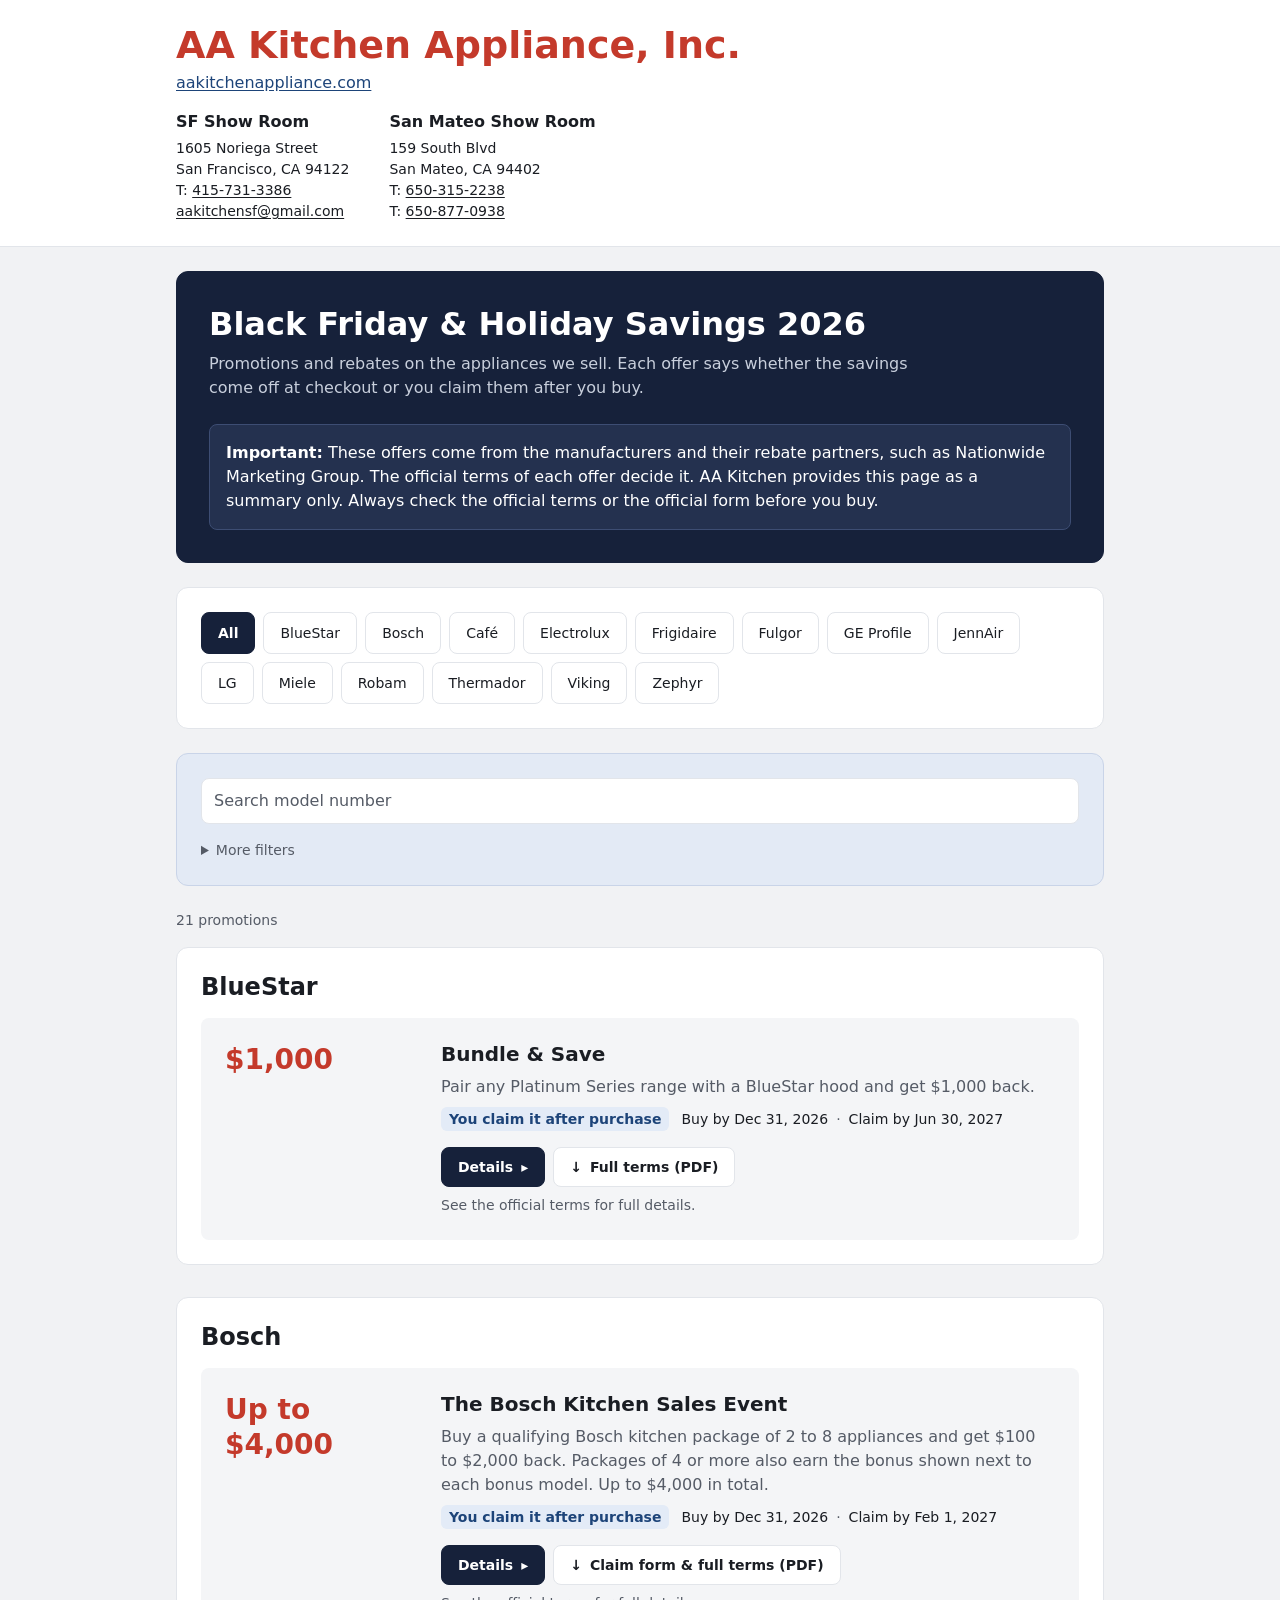
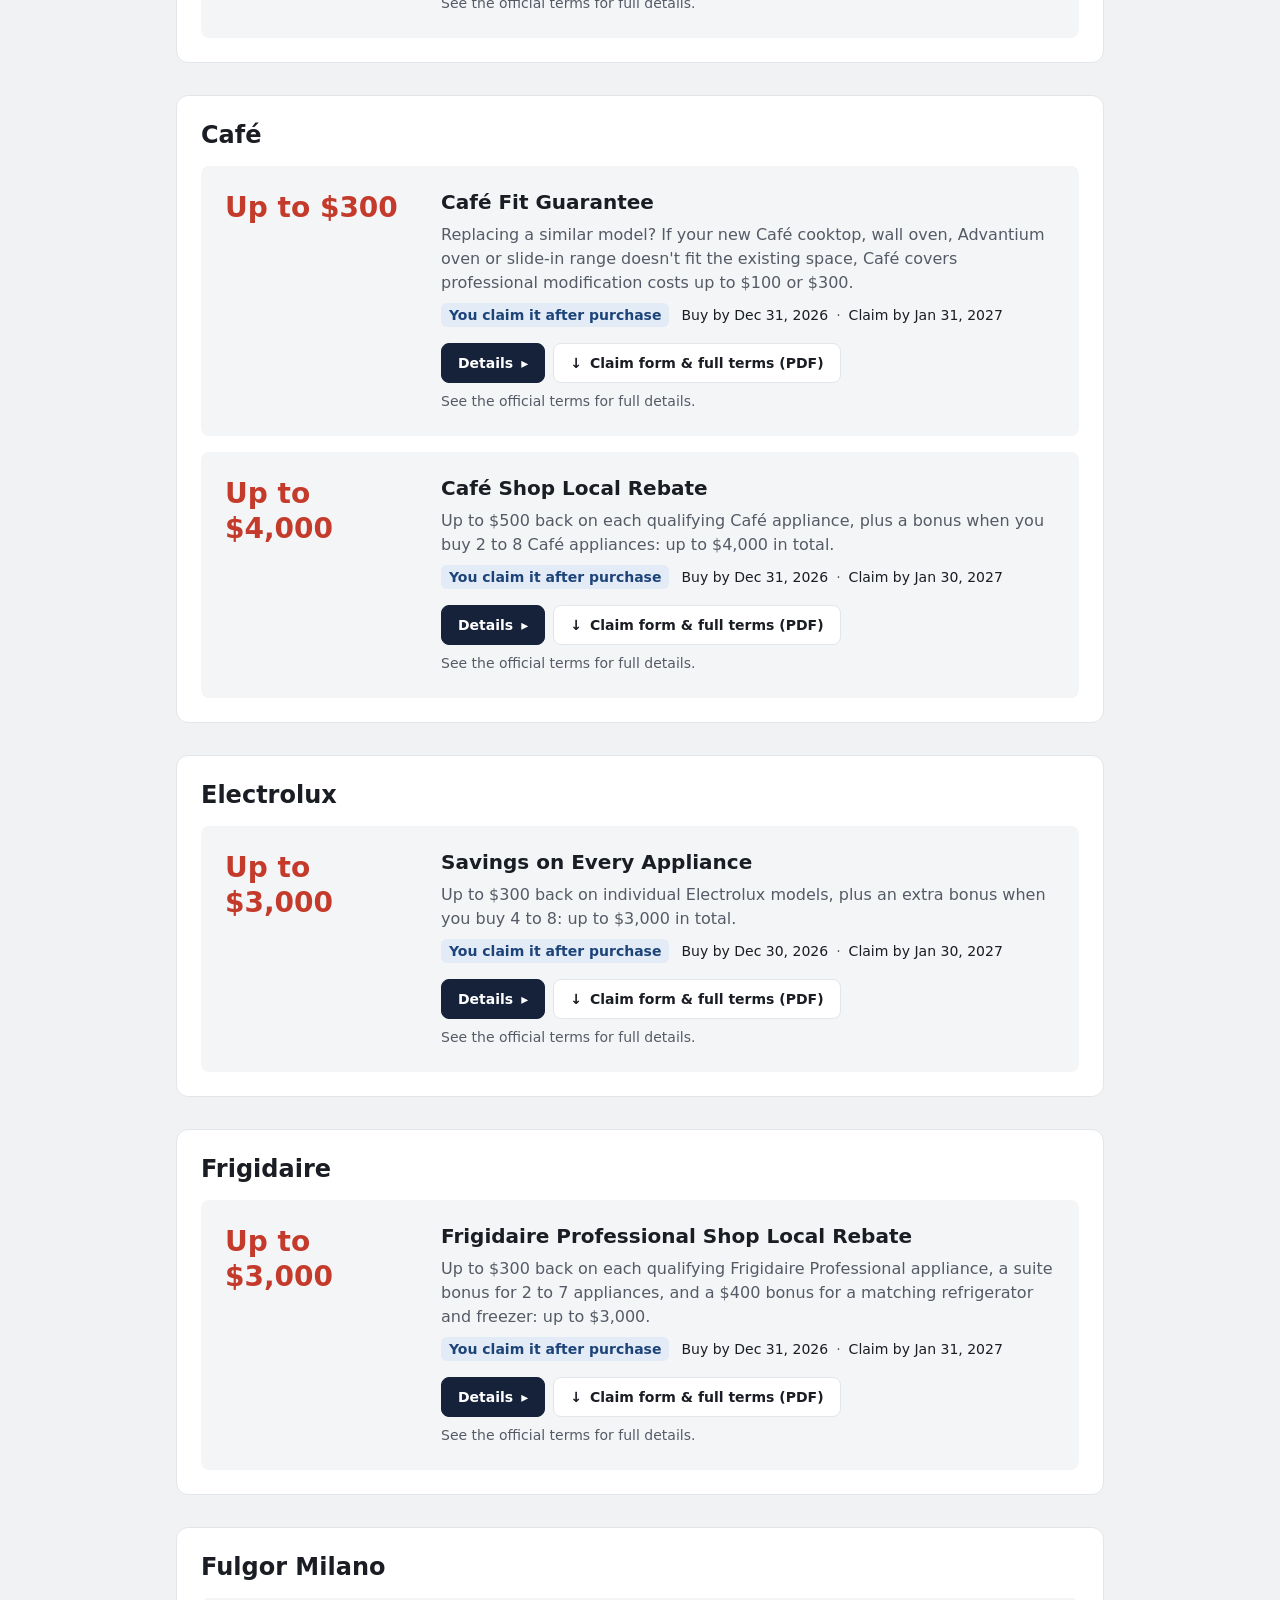
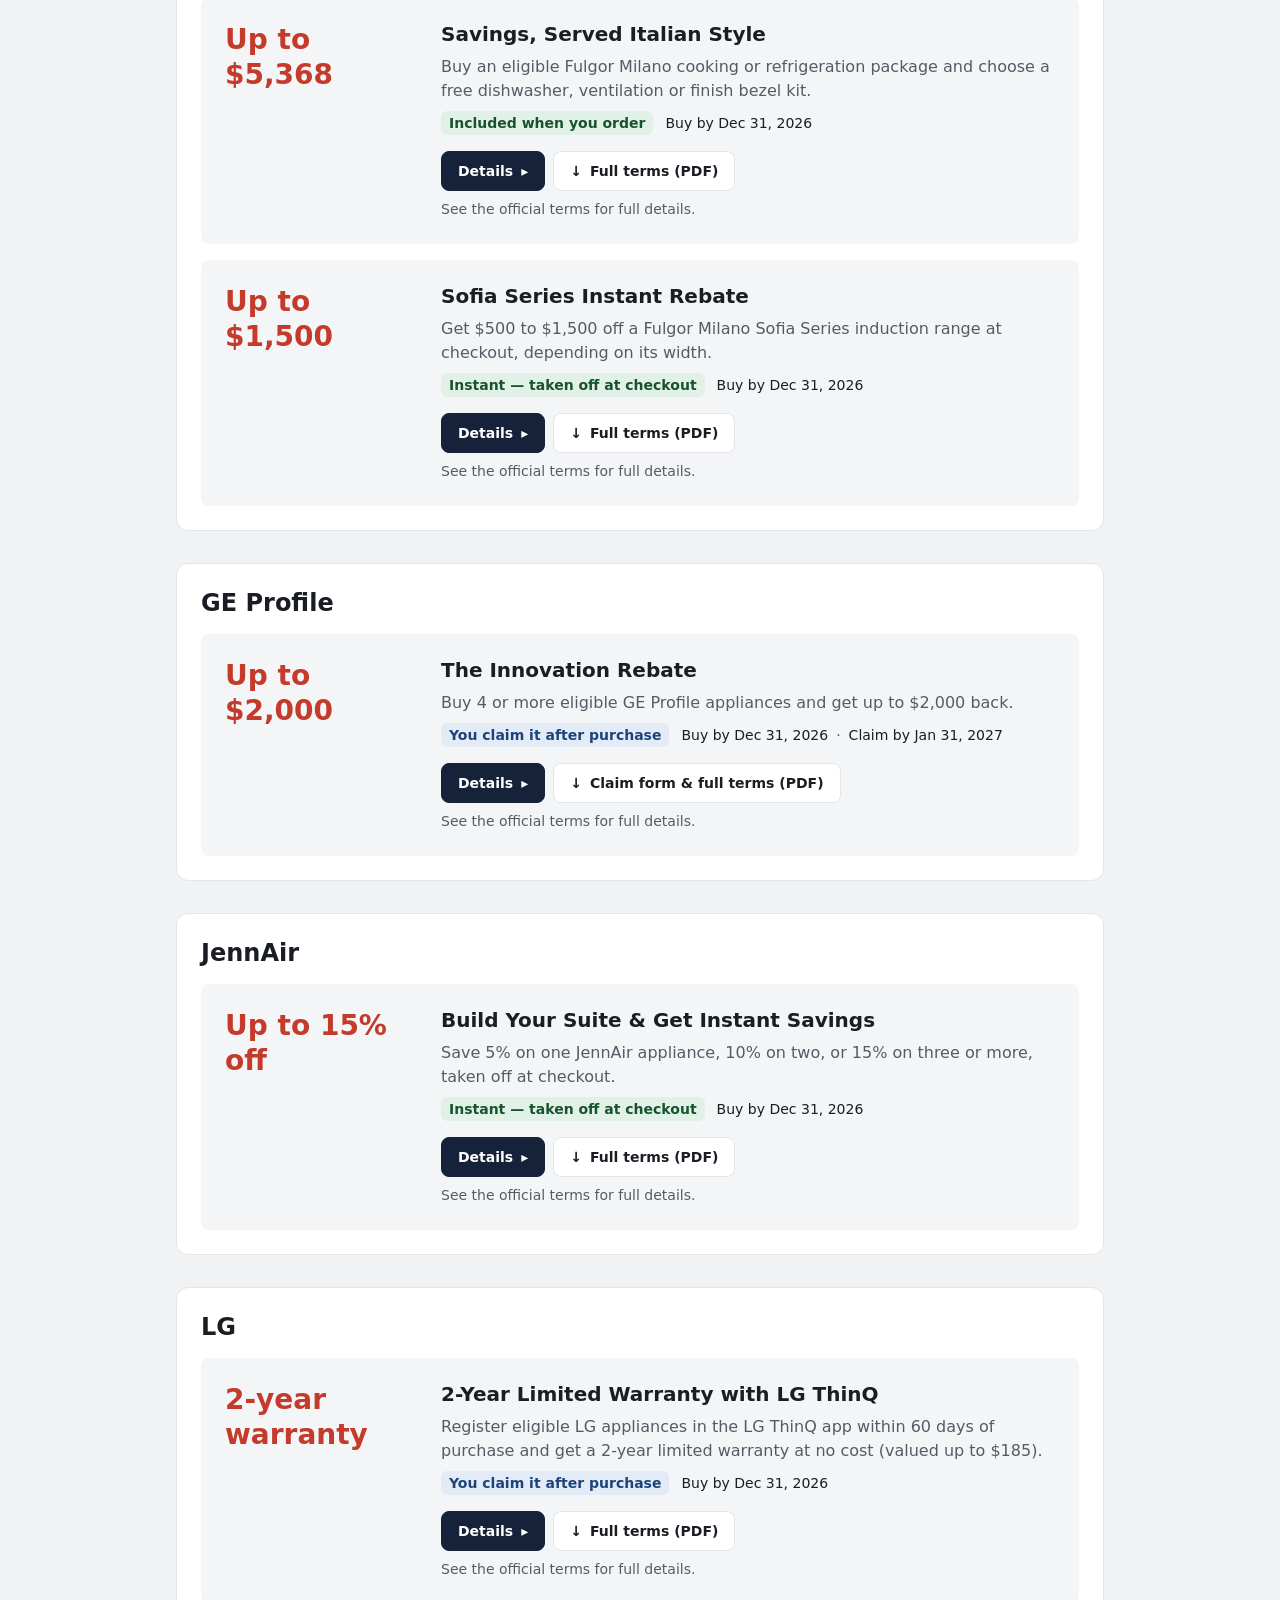
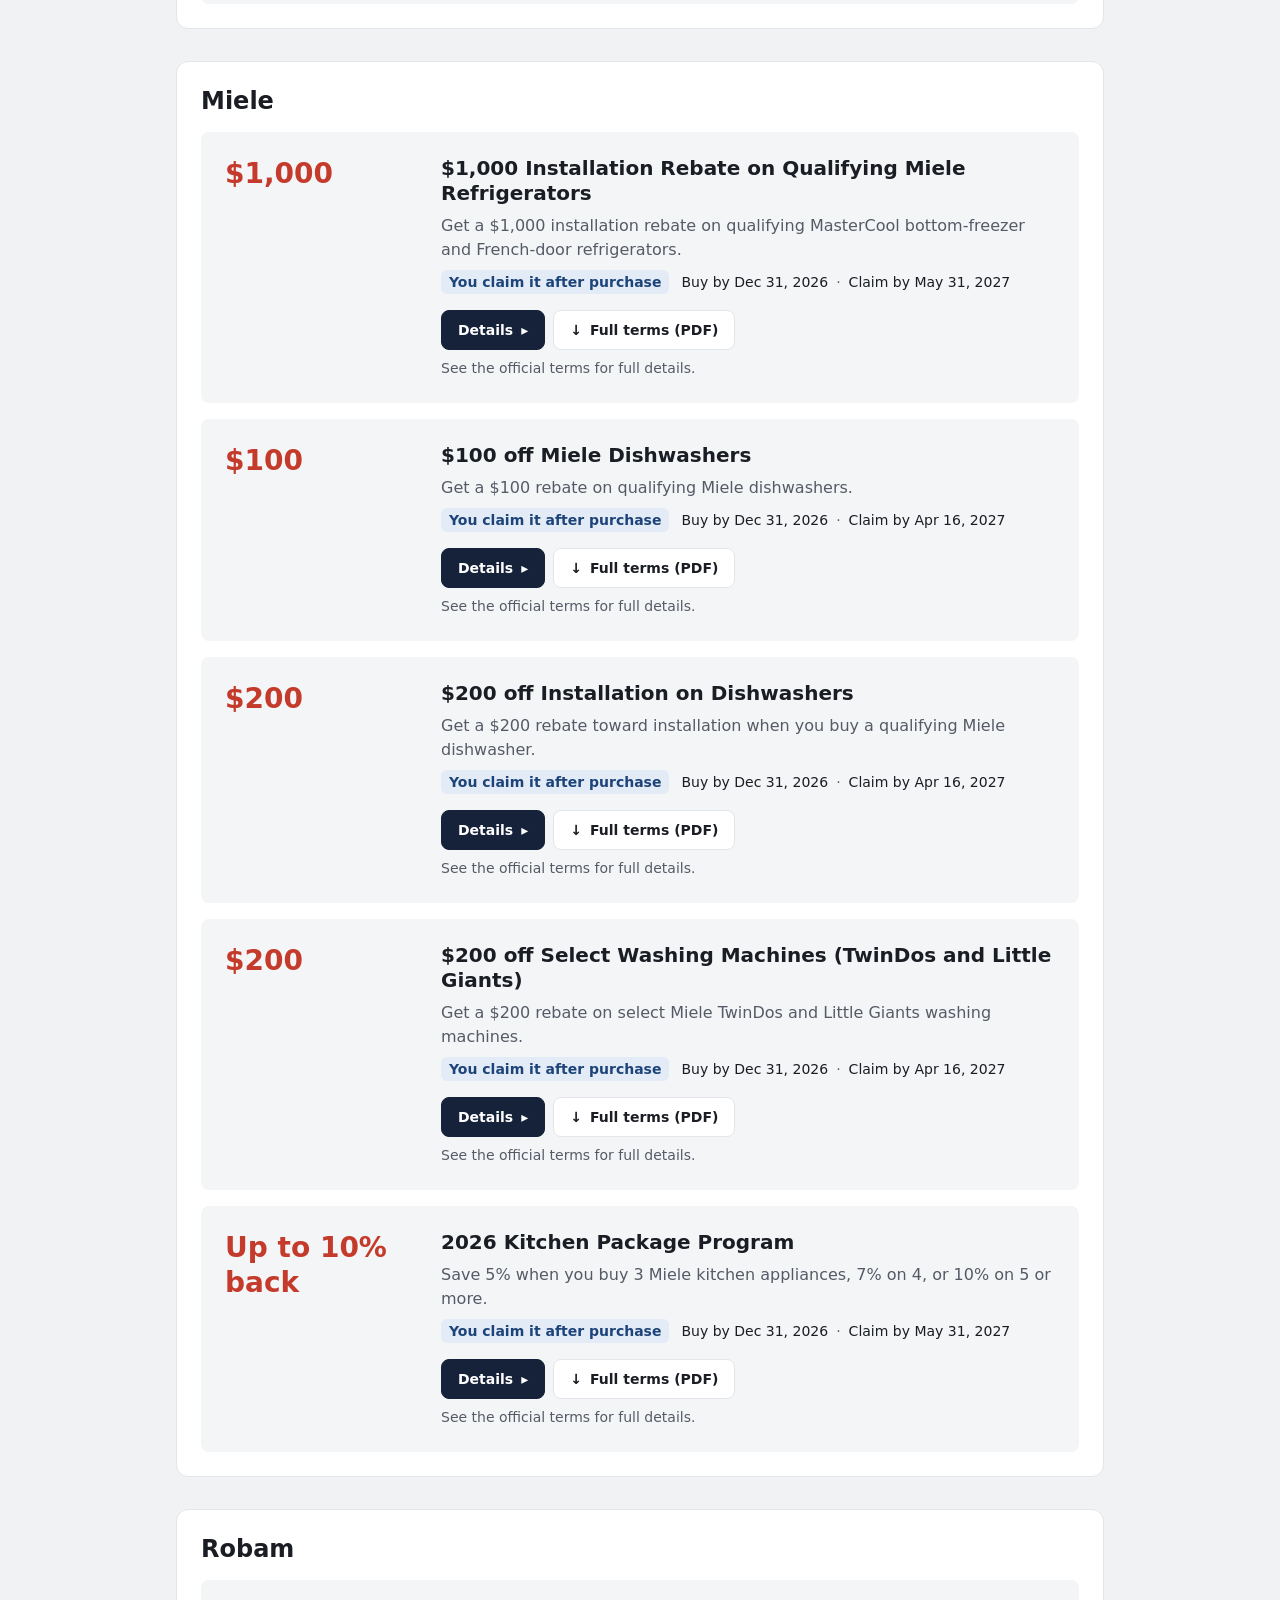
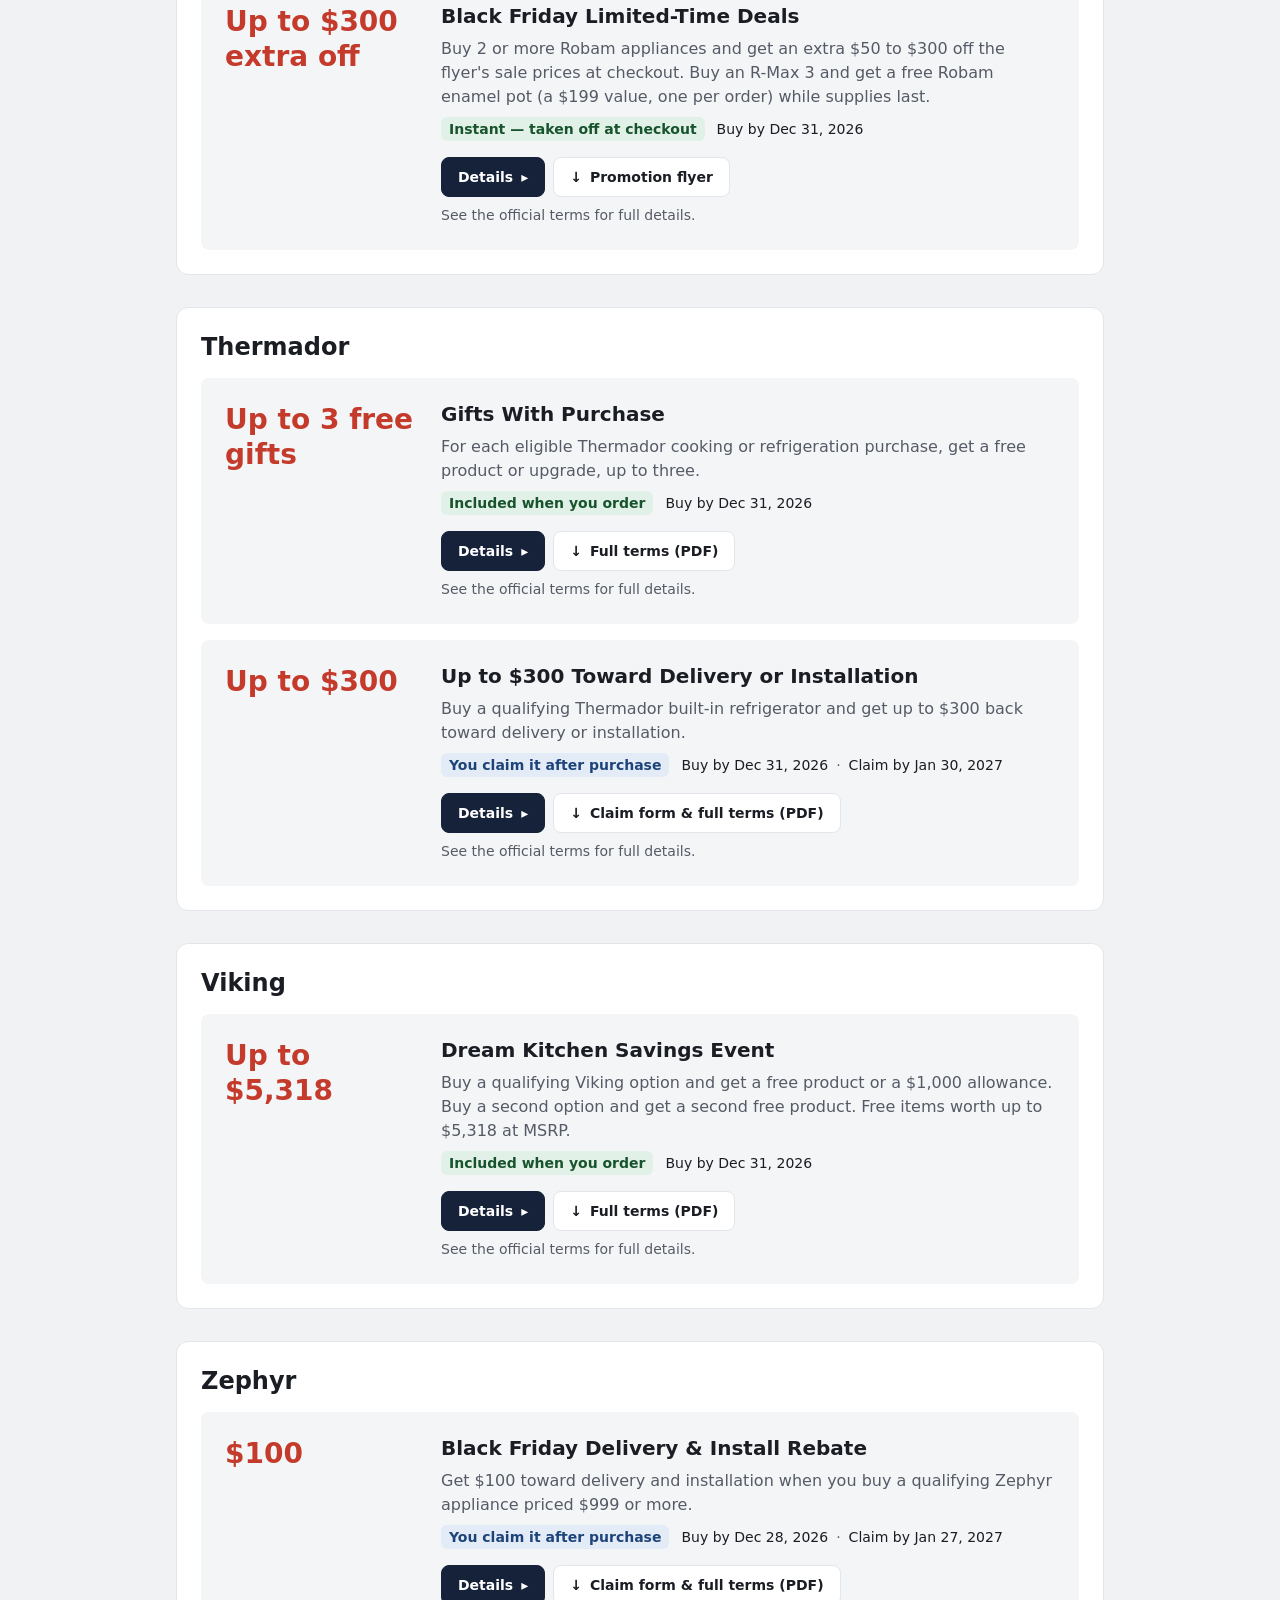
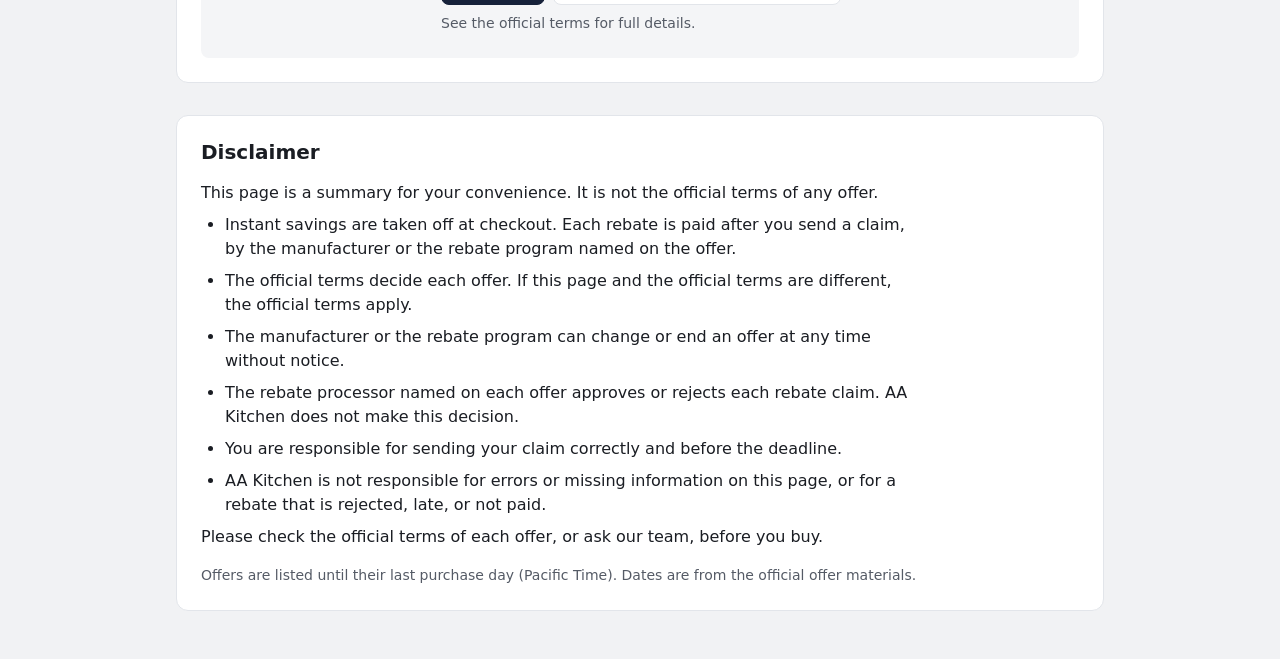
<file: site/index.html>
<!doctype html>
<html lang="en">
<head>
  <meta charset="utf-8">
  <meta name="viewport" content="width=device-width, initial-scale=1">
  <title>Promotions &amp; Rebates | AA Kitchen</title>
  <meta name="description" content="Current manufacturer promotions and rebates on appliances at AA Kitchen, San Francisco and San Mateo.">
  <meta name="color-scheme" content="light dark">
  <link rel="stylesheet" href="styles.css">
</head>
<body>
  <header class="site-head">
    <div class="head-band">
      <div class="wrap"><!--contact--><div class="contact"><div class="company"><p class="store-name">AA Kitchen Appliance, Inc.</p><p class="website"><a href="https://aakitchenappliance.com/">aakitchenappliance.com</a></p></div><div class="stores"><section class="store" aria-label="SF Show Room"><p class="store-title">SF Show Room</p><p class="addr">1605 Noriega Street<br>San Francisco, CA 94122</p><p class="phone">T: <a class="tel" href="tel:415-731-3386">415-731-3386</a></p><p class="email"><a class="mail" href="mailto:aakitchensf@gmail.com">aakitchensf@gmail.com</a></p></section><section class="store" aria-label="San Mateo Show Room"><p class="store-title">San Mateo Show Room</p><p class="addr">159 South Blvd<br>San Mateo, CA 94402</p><p class="phone">T: <a class="tel" href="tel:650-315-2238">650-315-2238</a></p><p class="phone">T: <a class="tel" href="tel:650-877-0938">650-877-0938</a></p></section></div><p class="call-buttons"><a class="call" href="tel:415-731-3386">Call SF Show Room</a><a class="call" href="tel:650-315-2238">Call San Mateo Show Room</a></p></div><!--/contact--></div>
    </div>
    <div class="wrap">
      <div class="hero">
        <div class="head-row">
          <h1 id="campaign">Promotions &amp; Rebates</h1>
          <p class="updated" id="updated"></p>
        </div>
        <p class="intro">Promotions and rebates on the appliances we sell. Each offer says whether the savings come off at checkout or you claim them after you buy.</p>
        <p class="notice" id="notice"><strong>Important:</strong> These offers come from the manufacturers and their rebate partners, such as Nationwide Marketing Group. The official terms of each offer decide it. AA Kitchen provides this page as a summary only. Always check the official terms or the official form before you buy.</p>
      </div>
    </div>
  </header>

  <main class="wrap">
    <nav class="brands card" id="brands" aria-label="Brands">
      <div class="brand-grid" id="brand-grid"></div>
      <p class="brand-chosen"><button type="button" id="brand-clear" aria-label="Show all brands"></button></p>
    </nav>

    <form class="filters card" role="search" aria-label="Find a promotion" onsubmit="return false">
      <label class="f-search">
        <span class="visually-hidden">Search by model number</span>
        <input id="q" type="search" inputmode="search" autocomplete="off" spellcheck="false" placeholder="Search model number">
      </label>
      <details class="more-filters" id="more-filters">
        <summary id="more-summary">More filters</summary>
        <div class="more-body">
          <label class="f-select">
            <span>Product</span>
            <select id="category"><option value="">All products</option></select>
          </label>
          <label class="f-select">
            <span>How you get it</span>
            <select id="how">
              <option value="">Any way</option>
              <option value="instant">At checkout or with your order</option>
              <option value="claim">You claim it after purchase</option>
            </select>
          </label>
          <label class="f-check"><input id="soon" type="checkbox"> Ending soon</label>
        </div>
      </details>
    </form>
    <p class="count" id="count" aria-live="polite"></p>
    <p class="search-summary" id="search-summary" aria-live="polite" hidden></p>
    <p class="hint" id="hint" hidden>Some offers cover every model of a brand (for example JennAir) and are not listed model by model. Use the brand buttons to see them.</p>

    <div id="list" class="list"></div>
    <p id="empty" class="empty" hidden></p>
  </main>

  <footer class="page-foot wrap">
    <!--contact--><section class="foot-contact card" aria-labelledby="foot-store"><h2 class="store-name" id="foot-store">AA Kitchen Appliance, Inc.</h2><div class="stores"><section class="store" aria-label="SF Show Room"><h3 class="store-title">SF Show Room</h3><p class="addr">1605 Noriega Street<br>San Francisco, CA 94122</p><p class="phone">T: <a class="tel" href="tel:415-731-3386">415-731-3386</a></p><p class="email"><a class="mail" href="mailto:aakitchensf@gmail.com">aakitchensf@gmail.com</a></p></section><section class="store" aria-label="San Mateo Show Room"><h3 class="store-title">San Mateo Show Room</h3><p class="addr">159 South Blvd<br>San Mateo, CA 94402</p><p class="phone">T: <a class="tel" href="tel:650-315-2238">650-315-2238</a></p><p class="phone">T: <a class="tel" href="tel:650-877-0938">650-877-0938</a></p></section></div><p class="website"><a href="https://aakitchenappliance.com/">https://aakitchenappliance.com/</a></p></section><!--/contact-->
    <div class="card foot-notes">
      <section class="disclaimer" aria-labelledby="disclaimer-title"><h2 class="note-head" id="disclaimer-title">Disclaimer</h2><p>This page is a summary for your convenience. It is not the official terms of any offer.</p><ul><li>Instant savings are taken off at checkout. Each rebate is paid after you send a claim, by the manufacturer or the rebate program named on the offer.</li><li>The official terms decide each offer. If this page and the official terms are different, the official terms apply.</li><li>The manufacturer or the rebate program can change or end an offer at any time without notice.</li><li>The rebate processor named on each offer approves or rejects each rebate claim. AA Kitchen does not make this decision.</li><li>You are responsible for sending your claim correctly and before the deadline.</li><li>AA Kitchen is not responsible for errors or missing information on this page, or for a rebate that is rejected, late, or not paid.</li></ul><p>Please check the official terms of each offer, or ask our team, before you buy.</p></section>
      <p class="listing-note">Offers are listed until their last purchase day (Pacific Time). Dates are from the official offer materials.</p>
    </div>
  </footer>

  <template id="item-tpl">
    <article class="item">
      <div class="item-grid">
        <div class="col-amount">
          <p class="amount"></p>
          <p class="tag" hidden>Ending soon</p>
        </div>
        <div class="col-main">
          <h3 class="title"></h3>
          <p class="summary"></p>
          <p class="meta"></p>
          <p class="model-amount" hidden></p>
          <p class="actions">
            <button type="button" class="toggle" aria-expanded="false">Details</button>
            <span class="downloads"></span>
          </p>
          <p class="official-note">See the official terms for full details.</p>
          <div class="details" hidden>
            <dl class="rows tiers"></dl>
            <dl class="rows dates"></dl>
            <section class="block how">
              <h4>How to claim</h4>
              <ol class="steps"></ol>
              <p class="claim-link"></p>
              <dl class="rows claim-facts"></dl>
            </section>
            <section class="block conds">
              <h4>Conditions</h4>
              <ul class="conditions"></ul>
            </section>
            <details class="translation">
              <summary></summary>
              <ul class="translation-lines"></ul>
            </details>
            <details class="models">
              <summary></summary>
              <div class="model-groups"></div>
            </details>
          </div>
        </div>
      </div>
    </article>
  </template>

  <script src="app.js"></script>
</body>
</html>
</file>
<file: site/styles.css>
/* Card layout (D-31, relaxes D-23 and D-26): white header with the company name in the store red; a dark rounded
   hero card; a very light grey page with white rounded cards (12px), 24-32px apart; solid rounded buttons (8px);
   small tinted tags; one card per brand with a light block per promotion.
   Still not allowed: gradients, glow, large shadows, emoji, marketing copy.
   One font, sizes 32 / 24 / 20 / 16 / 14. One red (--red) for the company name and the amounts.
   All text colors reach WCAG AA (4.5:1) on the background they sit on, in light and dark mode, in every
   interactive state; the build checks this (tools/lib/contrast.mjs, D-32). */
:root {
  --page: #f1f2f4;            /* very light grey page */
  --surface: #ffffff;         /* cards */
  --block: #f4f5f7;           /* one promotion inside a brand card */
  --ink: #1a1d23;
  --muted: #555b66;           /* 6.0:1 on block */
  --line: #e2e5ea;
  --red: #c43a2b;             /* company name and amounts: 5.3:1 on white, 4.8:1 on block */
  --solid: #16213a;           /* dark navy: hero card, picked brand, Details, call buttons */
  --on-solid: #ffffff;
  --hero-ink: #ffffff;
  --hero-muted: #c8cfdc;      /* 10.3:1 on navy */
  --notice-bg: #24314f;       /* notice panel inside the hero card */
  --notice-line: #3d4d73;
  --tag-instant-bg: #e2f1e7; --tag-instant: #17532d;
  --tag-claim-bg: #e3ebf7;   --tag-claim: #1d4479;
  --tag-soon-bg: #fbe9c8;    --tag-soon: #6a3f00;
  --control-bg: #ffffff;
  --search-bg: #e3eaf5;       /* search card: light navy tint (secondary text 5.6:1, body text 14:1) */
  --search-line: #c9d4e8;
  --link: #1d4479;
  --amount-col: 192px;        /* "Up to $5,368" at 28px bold fits on one line */
  --label-col: 144px;
  --r-card: 12px;
  --r-btn: 8px;
  color-scheme: light dark;
}
@media (prefers-color-scheme: dark) {
  :root {
    --page: #0f1115;
    --surface: #181b21;
    --block: #22262e;
    --ink: #eceef2;
    --muted: #a9b0bc;         /* 6.9:1 on block */
    --line: #2f343d;
    --red: #ff8a7a;           /* lighter red for dark mode: 6.6:1 on block, 7.5:1 on surface */
    --solid: #e6e9ef;         /* picked brand, Details, call buttons: light solid with dark text */
    --on-solid: #12151b;
    --hero-bg: #1a2744;
    --hero-line: #2f3f63;
    --hero-ink: #ffffff;
    --hero-muted: #c8cfdc;
    --notice-bg: #24345a;
    --notice-line: #3d5080;
    --tag-instant-bg: #193a26; --tag-instant: #9be0b2;
    --tag-claim-bg: #1b2d4a;   --tag-claim: #a9c8f4;
    --tag-soon-bg: #3f2e10;    --tag-soon: #f3cf86;
    --control-bg: #12151b;
    --search-bg: #1d2638;     /* search card: navy tint (secondary text 6.9:1, body text 13:1) */
    --search-line: #34446a;
    --link: #a9c8f4;
  }
}

* { box-sizing: border-box; }
[hidden] { display: none !important; }
html { -webkit-text-size-adjust: 100%; }
body {
  margin: 0;
  background: var(--page);
  color: var(--ink);
  font: 400 16px/1.5 system-ui, -apple-system, "Segoe UI", Roboto, "Helvetica Neue", Arial, sans-serif;
  font-variant-numeric: tabular-nums;
}
h1, h2, h3, h4, h5 { margin: 0; font-weight: 400; line-height: 1.25; }
p, ul, ol, dl, dd { margin: 0; }
button, input, select { font: inherit; color: inherit; }
a { color: var(--link); text-underline-offset: 2px; }
a:hover { text-decoration-thickness: 2px; }
:focus-visible { outline: 2px solid var(--link); outline-offset: 2px; }
.wrap { max-width: 960px; margin: 0 auto; padding: 0 16px; }
.visually-hidden { position: absolute; width: 1px; height: 1px; overflow: hidden; clip: rect(0 0 0 0); white-space: nowrap; }

/* White rounded cards on the grey page. */
.card { background: var(--surface); border: 1px solid var(--line); border-radius: var(--r-card); padding: 24px; }

/* Solid and bordered buttons, 8px corners. */
.toggle, .call, .brand-btn[aria-pressed="true"], #brand-clear {
  background: var(--solid); color: var(--on-solid); border: 1px solid var(--solid);
}

/* Header: white band, company name in red on the left, the two show rooms in two columns on the right. */
.head-band { padding: 24px 0; background: var(--surface); border-bottom: 1px solid var(--line); }
.contact { display: flex; flex-wrap: wrap; align-items: center; justify-content: space-between; gap: 16px 32px; }
/* Company name with the website under it, one size smaller, in the link color; shown at every width. */
.head-band .website { margin-top: 4px; font-size: 16px; line-height: 1.4; }
.head-band .website a { color: var(--link); }
/* Company name sized to balance the two show-room columns; centered on them vertically (align-items above). */
.head-band .store-name { font-size: 38px; font-weight: 700; line-height: 1.15; color: var(--red); white-space: nowrap; }
.head-band .stores { display: grid; grid-template-columns: repeat(2, auto); gap: 0 40px; font-size: 14px; }
.head-band .store-title { font-size: 16px; font-weight: 700; margin-bottom: 4px; }
.store a { color: var(--ink); }
.call-buttons { display: none; }

/* Hero: a dark rounded card with the campaign, the intro and the Important notice. */
.hero {
  margin-top: 24px; padding: 32px; border-radius: var(--r-card);
  background: var(--hero-bg, var(--solid)); color: var(--hero-ink); border: 1px solid var(--hero-line, var(--solid));
}
.head-row { display: flex; flex-wrap: wrap; align-items: baseline; justify-content: space-between; gap: 8px 24px; }
h1 { font-size: 32px; font-weight: 700; }
.updated { font-size: 14px; color: var(--hero-muted); }
.intro { margin-top: 8px; max-width: 720px; color: var(--hero-muted); }
/* Header notice: always shown in full, never collapsed. Only "Important:" is bold. */
.notice { margin-top: 24px; padding: 16px; border-radius: var(--r-btn); background: var(--notice-bg); border: 1px solid var(--notice-line); color: var(--hero-ink); }
.notice strong { font-weight: 700; }

@media (max-width: 719px) {
  .head-band { padding: 16px 0; }
  .contact { display: block; }
  /* One line on every phone: scales with the screen width, 26px at 390px and above. */
  .head-band .store-name { font-size: clamp(18px, 6.6vw, 26px); }
  .head-band .website { margin-top: 2px; font-size: 15px; }
  .head-band .website a { display: inline-block; line-height: 32px; }
  /* Phones: only the company name and one Call button per show room (48px high). Full details are in the footer. */
  .head-band .stores { display: none; }
  .call-buttons { display: grid; gap: 8px; margin-top: 16px; }
  .call { display: flex; align-items: center; justify-content: center; min-height: 48px; padding: 8px 16px; border-radius: var(--r-btn); font-weight: 700; text-decoration: none; }
  .hero { margin-top: 16px; padding: 24px 16px; }
  h1 { font-size: 24px; }
}

/* Brand buttons in their own card: a wrapping row on desktop, a 3-column grid on phones. */
main.wrap { display: grid; gap: 24px; padding-top: 24px; }
.brand-grid { display: flex; flex-wrap: wrap; gap: 8px; }
.brand-btn, #brand-clear {
  font-size: 14px; line-height: 20px; padding: 10px 16px; text-align: left; border-radius: var(--r-btn); cursor: pointer;
}
/* Unpicked brands only. The picked brand and the collapsed "Brand ✕" button keep the solid style above
   (the contrast check, tools/lib/contrast.mjs, covers both in light and dark mode). */
.brand-btn { background: var(--surface); border: 1px solid var(--line); }
.brand-btn[aria-pressed="true"], #brand-clear { font-weight: 700; }
.brand-chosen { display: none; }
@media (max-width: 719px) {
  main.wrap { gap: 16px; padding-top: 16px; }
  .card { padding: 16px; }
  .brand-grid { display: grid; grid-template-columns: repeat(3, minmax(0, 1fr)); }
  .brand-btn { padding: 10px 8px; white-space: nowrap; overflow: hidden; text-overflow: ellipsis; }
  .brands.has-choice .brand-grid { display: none; }
  .brands.has-choice .brand-chosen { display: block; }
}

/* Search and the extra filters: one card. */
.filters { display: grid; gap: 8px; }
/* The search card has its own light navy tint, so it reads apart from the white cards (D-33). */
.filters.card { background: var(--search-bg); border-color: var(--search-line); }
.filters input[type="search"], .filters select {
  width: 100%; background: var(--control-bg);
  border: 1px solid var(--line); border-radius: var(--r-btn); padding: 10px 12px;
}
.filters input::placeholder { color: var(--muted); opacity: 1; }
.more-filters summary { cursor: pointer; font-size: 14px; color: var(--muted); padding: 8px 0 0; }
.more-body { display: grid; gap: 8px; padding-top: 8px; }
.f-select { display: grid; gap: 4px; font-size: 14px; color: var(--muted); }
.f-select select { font-size: 16px; color: var(--ink); }
.f-check { display: flex; align-items: center; gap: 8px; }
.f-check input { width: 16px; height: 16px; margin: 0; accent-color: var(--solid); }
@media (min-width: 720px) {
  .more-body { grid-template-columns: repeat(2, minmax(0, 240px)) auto; align-items: end; }
}
.count, .hint { font-size: 14px; color: var(--muted); margin-bottom: -8px; }
/* Model search: one line above the results, e.g. "WM5800HAA qualifies for 2 promotions". */
.search-summary { font-size: 16px; font-weight: 700; color: var(--ink); margin-bottom: -8px; }
.count:empty { display: none; }

/* One card per brand; inside it one light block per promotion, 16px apart. Brand cards 32px apart. */
.list { display: grid; gap: 32px; }
.group { display: grid; gap: 16px; background: var(--surface); border: 1px solid var(--line); border-radius: var(--r-card); padding: 24px; }
.group[hidden] { display: none; }
.brand { font-size: 24px; font-weight: 700; }
.xref { font-size: 14px; color: var(--muted); }
.item { background: var(--block); border-radius: var(--r-btn); padding: 24px; }
.item[hidden], .xref[hidden] { display: none; }
@media (max-width: 719px) {
  .list { gap: 24px; }
  .group { padding: 16px; gap: 12px; }
  .brand { font-size: 20px; }
  .item { padding: 16px; }
}

/* One promotion: summary rows, details on request (they open inside the same block). */
.item-grid { display: grid; grid-template-columns: 1fr; gap: 8px; }
.col-amount { display: flex; flex-wrap: wrap; align-items: center; gap: 8px 16px; }
.amount { font-size: 28px; font-weight: 700; line-height: 1.25; color: var(--red); }
/* Tinted tags: how you get it, and Ending soon. 6px corners, not pills. */
.tag, .how-get { display: inline-block; font-size: 14px; line-height: 20px; font-weight: 600; padding: 2px 8px; border-radius: 6px; }
.tag { background: var(--tag-soon-bg); color: var(--tag-soon); }
.how-get.instant { background: var(--tag-instant-bg); color: var(--tag-instant); }
.how-get.claim { background: var(--tag-claim-bg); color: var(--tag-claim); }
.col-main { min-width: 0; display: grid; gap: 8px; }
.col-main > * { min-width: 0; }
.title { font-size: 20px; font-weight: 600; }
.summary { color: var(--muted); max-width: 720px; }
.meta { display: flex; flex-wrap: wrap; align-items: center; column-gap: 8px; row-gap: 4px; font-size: 14px; }
/* Model search: "This model: $50" under the dates, on cards whose model list has amounts. */
.model-amount { font-size: 14px; font-weight: 700; color: var(--ink); }
.meta > span + span:not(:nth-child(2))::before { content: "·"; margin-right: 8px; color: var(--muted); }
.meta > .how-get { margin-right: 4px; }
.actions { display: flex; flex-wrap: wrap; align-items: center; gap: 8px; margin-top: 8px; }
.toggle, .downloads a {
  display: inline-flex; align-items: center; min-height: 40px; padding: 8px 16px; border-radius: var(--r-btn);
  font-size: 14px; font-weight: 600; line-height: 20px; text-decoration: none; cursor: pointer;
}
.toggle::after { content: "\25B8"; margin-left: 8px; }
.toggle[aria-expanded="true"]::after { content: "\25BE"; }
.downloads { display: inline-flex; flex-wrap: wrap; gap: 8px; }
.downloads a { background: var(--surface); color: var(--ink); border: 1px solid var(--line); }
.downloads a:hover { border-color: var(--muted); }
.downloads a::before { content: "\2193"; margin-right: 8px; }
/* "See the official terms for full details." right under the buttons; hidden if an item has no downloads. */
.official-note { font-size: 14px; color: var(--muted); }
.actions:not(:has(.downloads a)) + .official-note { display: none; }
.details { display: grid; gap: 16px; margin-top: 8px; padding-top: 16px; border-top: 1px solid var(--line); }

@media (min-width: 720px) {
  .item-grid { grid-template-columns: var(--amount-col) minmax(0, 1fr); gap: 0 24px; }
  .col-amount { display: block; }
  .col-amount .tag { margin-top: 8px; }
  /* Inside Details, tiers, dates and claim facts share one value edge. */
  .details .rows, .details .tiers { grid-template-columns: 288px minmax(0, 1fr); max-width: none; }
}
@media (max-width: 719px) {
  .toggle, .downloads a { min-height: 48px; }
}

/* Label/value rows: tiers, other dates, claim facts. Labels in a fixed column so values line up. */
.rows { display: grid; grid-template-columns: var(--label-col) minmax(0, 1fr); gap: 0 16px; }
.rows:empty { display: none; }
.rows dt { color: var(--muted); }
.rows dd { min-width: 0; }
.tiers { grid-template-columns: minmax(0, 1fr) minmax(0, 1fr); max-width: 560px; gap: 8px 16px; }
.tiers dt { color: var(--ink); }

.block h4 { font-size: 14px; font-weight: 700; color: var(--muted); margin-bottom: 8px; }
.steps, .conditions, .translation-lines { padding-left: 24px; }
.steps li + li, .conditions li + li, .translation-lines li + li { margin-top: 8px; }
.how .note { margin-bottom: 8px; }
.claim-link { margin-top: 8px; }
.claim-link:empty { display: none; }
.claim-link a + a { margin-left: 16px; }
.claim-facts { margin-top: 8px; font-size: 14px; }
.ext::after { content: " \2197"; font-size: 14px; }

details summary { cursor: pointer; }
.translation-lines { margin-top: 8px; font-size: 14px; color: var(--muted); }
.models summary { font-weight: 600; }
.models .note { margin-top: 8px; font-size: 14px; color: var(--muted); }
.model-group { margin-top: 16px; }
.model-group h5 { margin: 0 0 8px; font-size: 14px; color: var(--muted); }
.model-list { list-style: none; margin: 0; padding: 0; display: grid; grid-template-columns: repeat(auto-fill, minmax(152px, 1fr)); gap: 0 16px; font-size: 14px; }
.model-list li { overflow-wrap: anywhere; }
.model-list li.hit { text-decoration: underline; text-decoration-thickness: 2px; text-underline-offset: 3px; }
.model-list .amt { color: var(--muted); margin-left: 8px; }

.empty { color: var(--muted); padding: 32px 0; }

/* Footer: one card with both show rooms and the website, one card with the Disclaimer. */
.page-foot { display: grid; gap: 24px; margin-top: 32px; padding-bottom: 48px; }
.foot-contact .store-name { font-size: 20px; font-weight: 700; color: var(--red); margin-bottom: 16px; }
.foot-contact .stores { display: grid; grid-template-columns: repeat(2, minmax(0, 1fr)); gap: 16px 32px; }
.foot-contact .store-title { font-size: 16px; font-weight: 700; margin-bottom: 4px; }
.foot-contact .tel { display: inline-block; line-height: 32px; }
.foot-contact .website { margin-top: 16px; padding-top: 16px; border-top: 1px solid var(--line); }
.foot-contact .website a { color: var(--link); }
/* Wide screens: the header shows both show rooms in full and the website, so there is no footer contact card.
   The breakpoint is the header's (719/720px): at every width each show room's address, phones and email are
   visible in the header or the footer, and the website in the header (tools/lib/contact-visibility.mjs). */
@media (min-width: 720px) {
  .foot-contact { display: none; }
}
.page-foot .note-head { font-size: 20px; font-weight: 700; margin-bottom: 8px; }
/* Disclaimer: full ink color (not muted) so it reads as part of the page, not fine print. */
.disclaimer { max-width: 720px; display: grid; gap: 8px; }
.disclaimer ul { padding-left: 24px; margin: 0; display: grid; gap: 8px; }
.listing-note { max-width: 720px; color: var(--muted); font-size: 14px; margin-top: 16px; }
@media (max-width: 719px) {
  .page-foot { gap: 16px; margin-top: 24px; }
  .foot-contact .stores { grid-template-columns: 1fr; gap: 24px; }
  .foot-contact .tel { font-size: 20px; line-height: 48px; }
  .foot-contact .mail { display: inline-block; line-height: 48px; }
}
</file>
